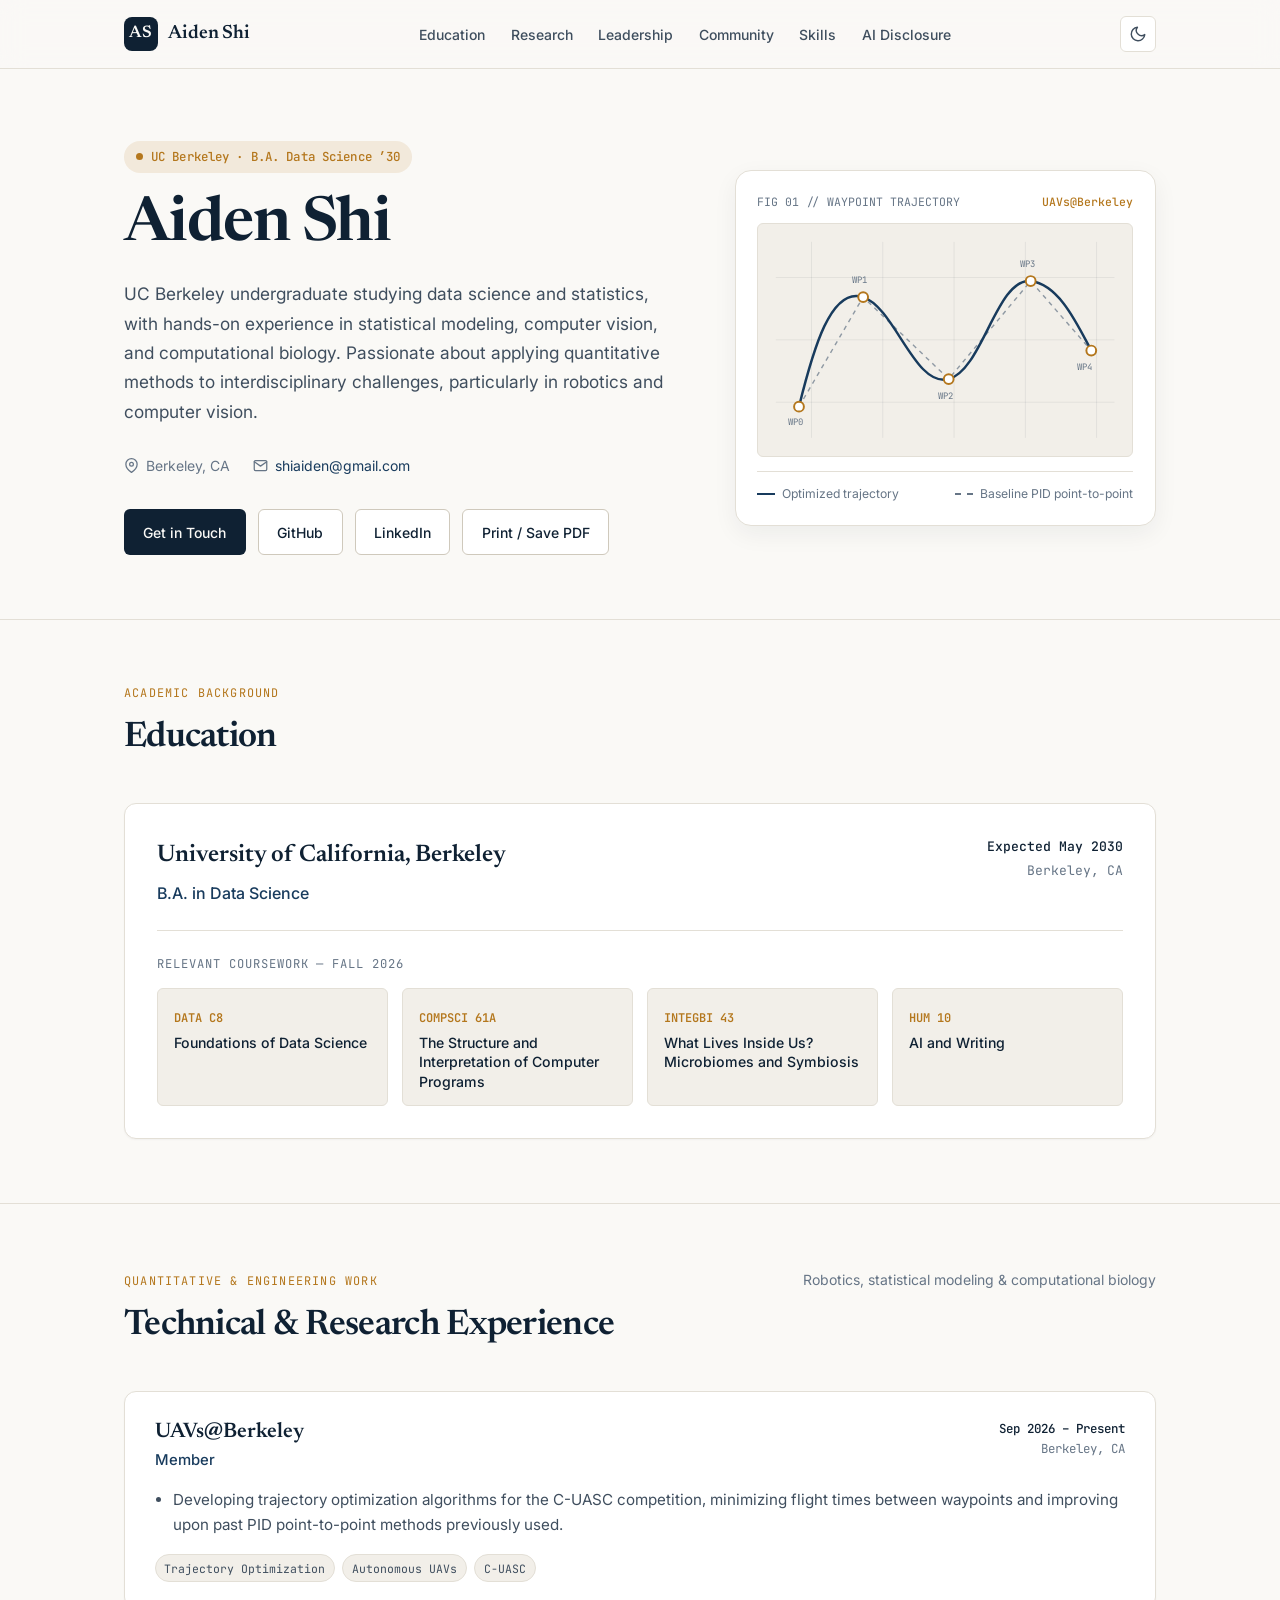
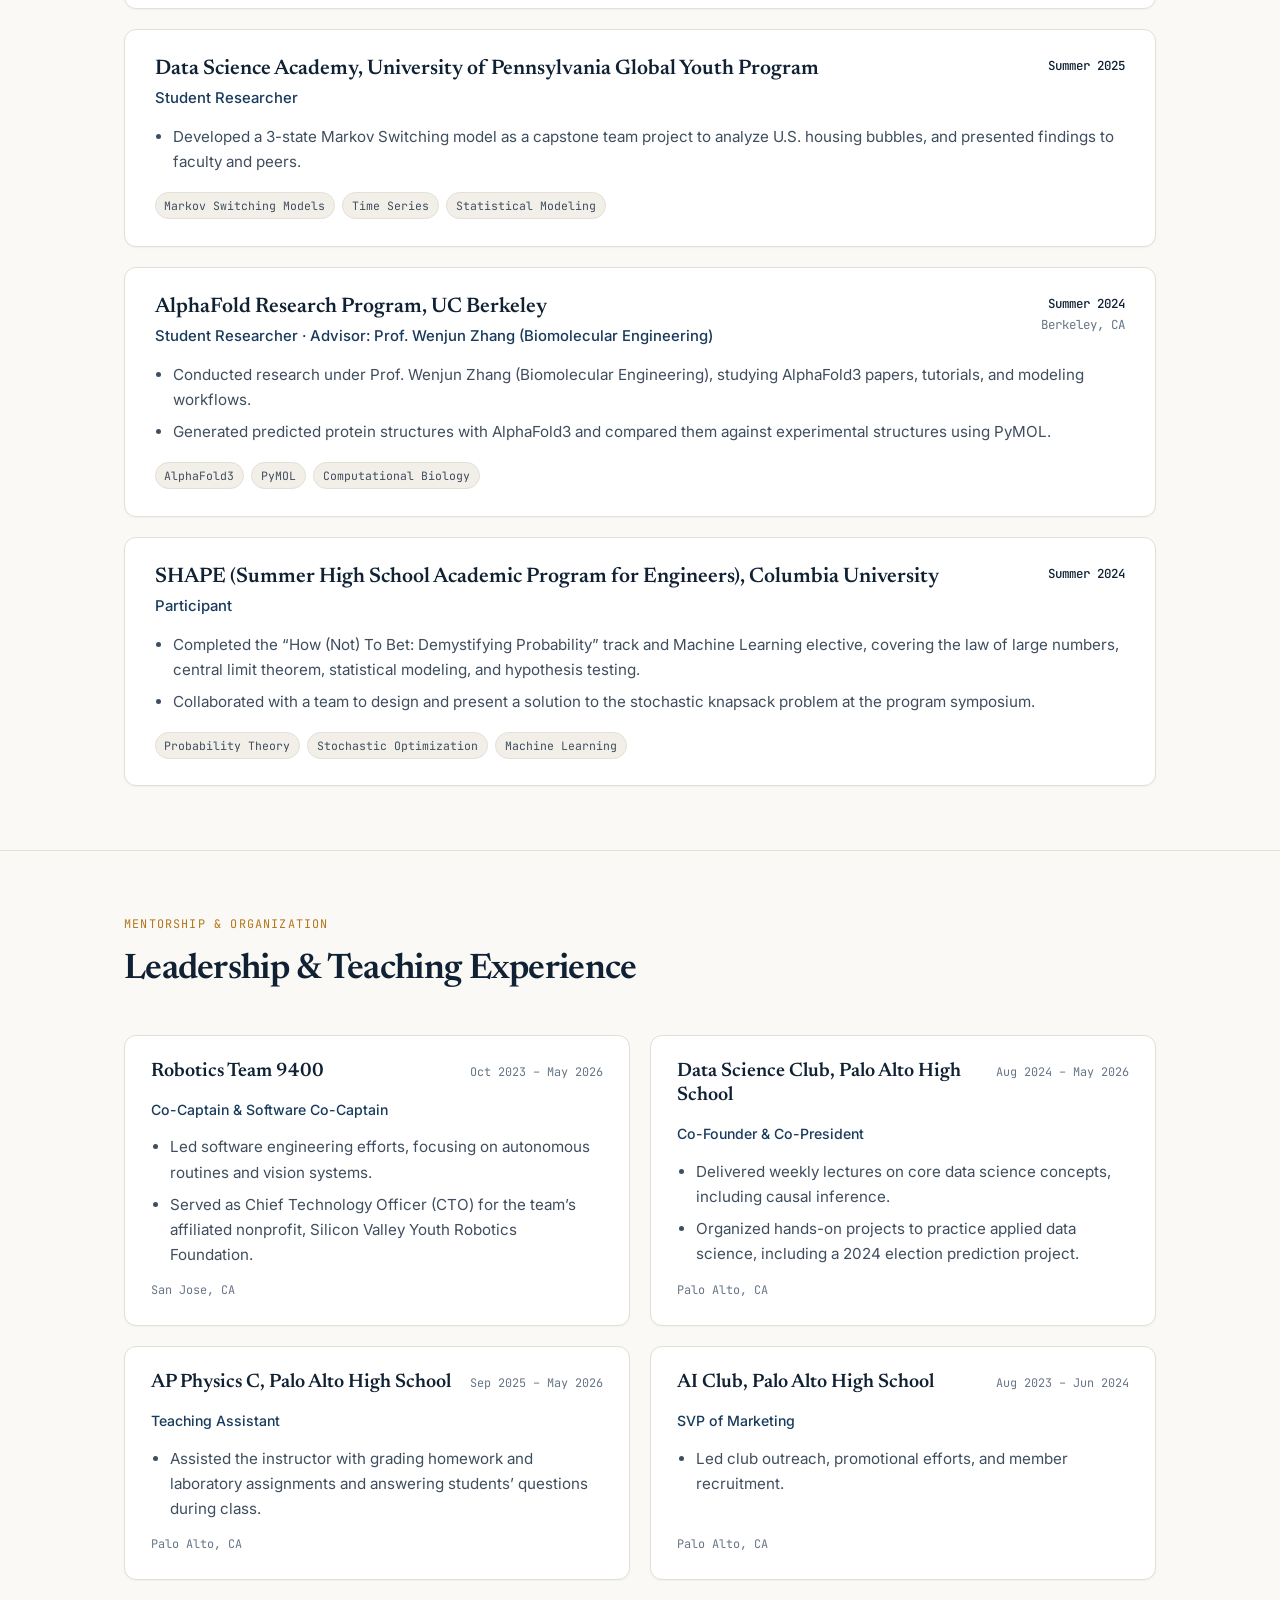
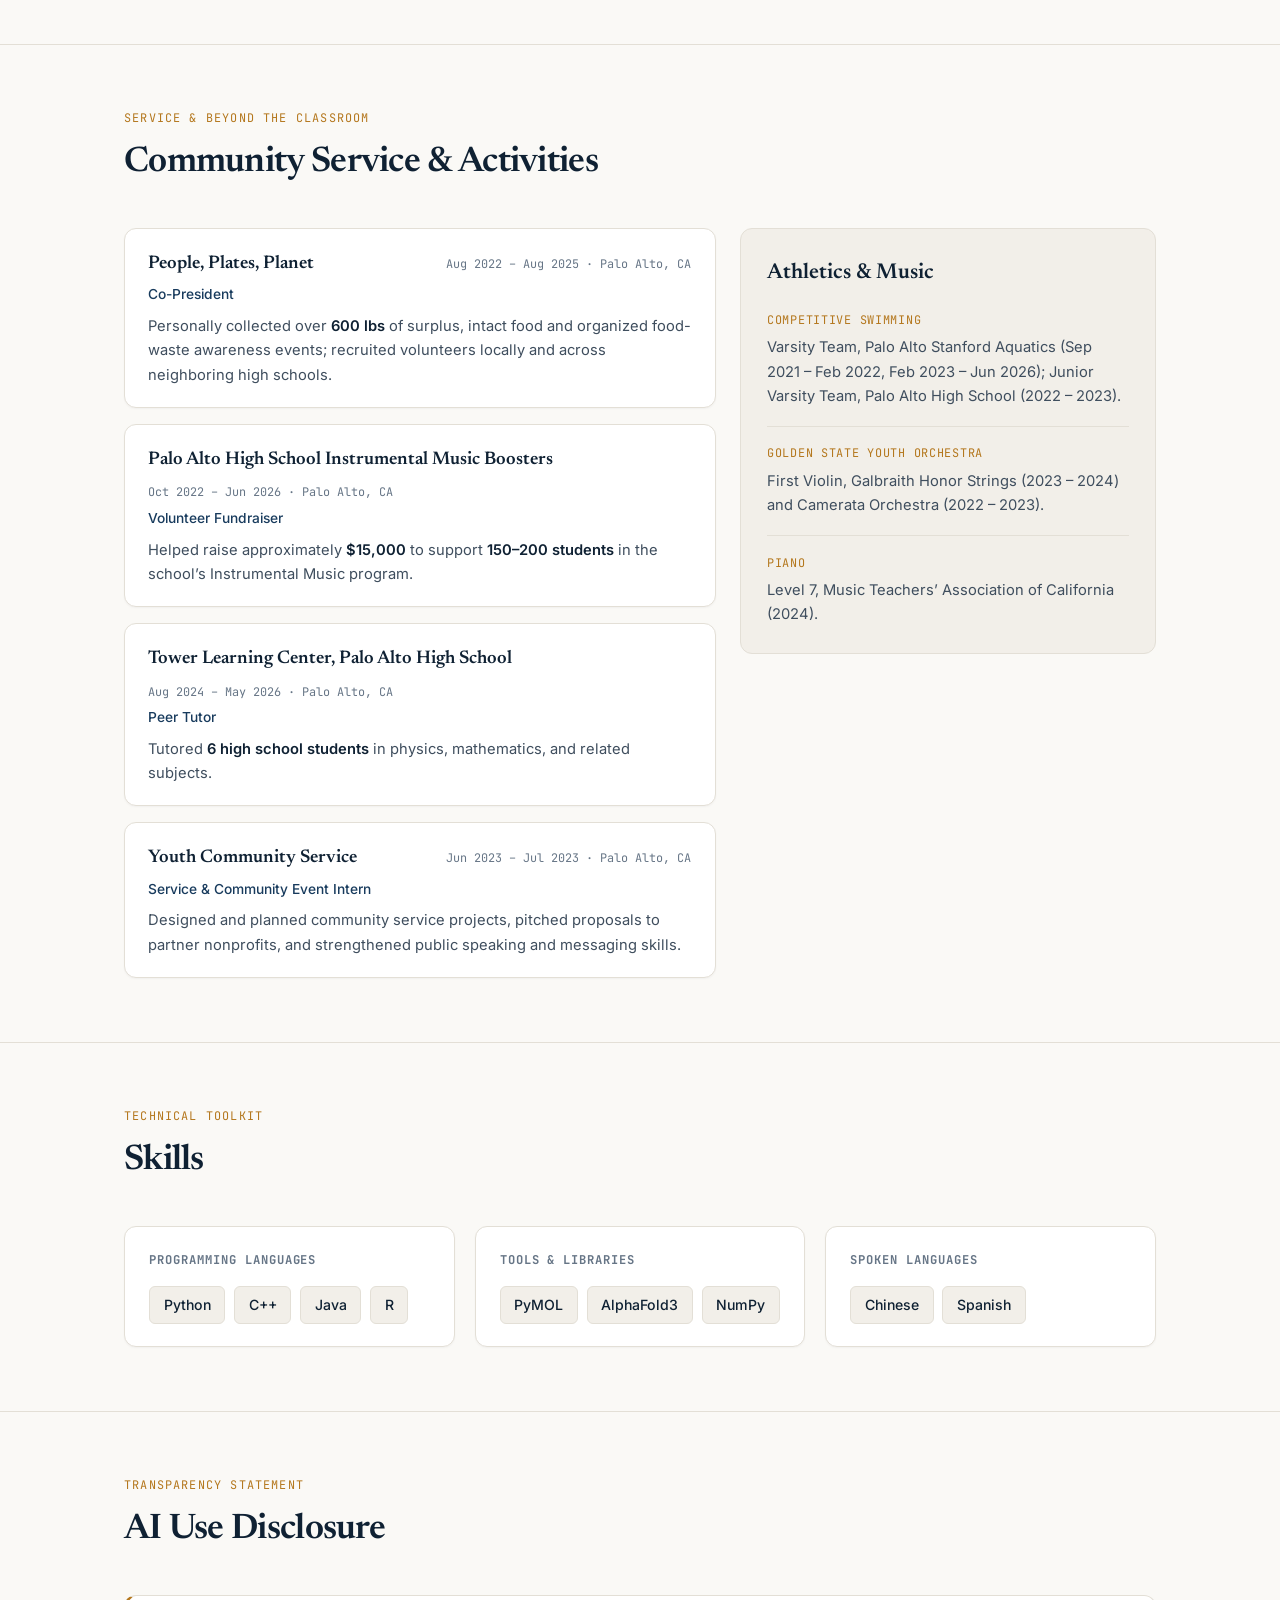
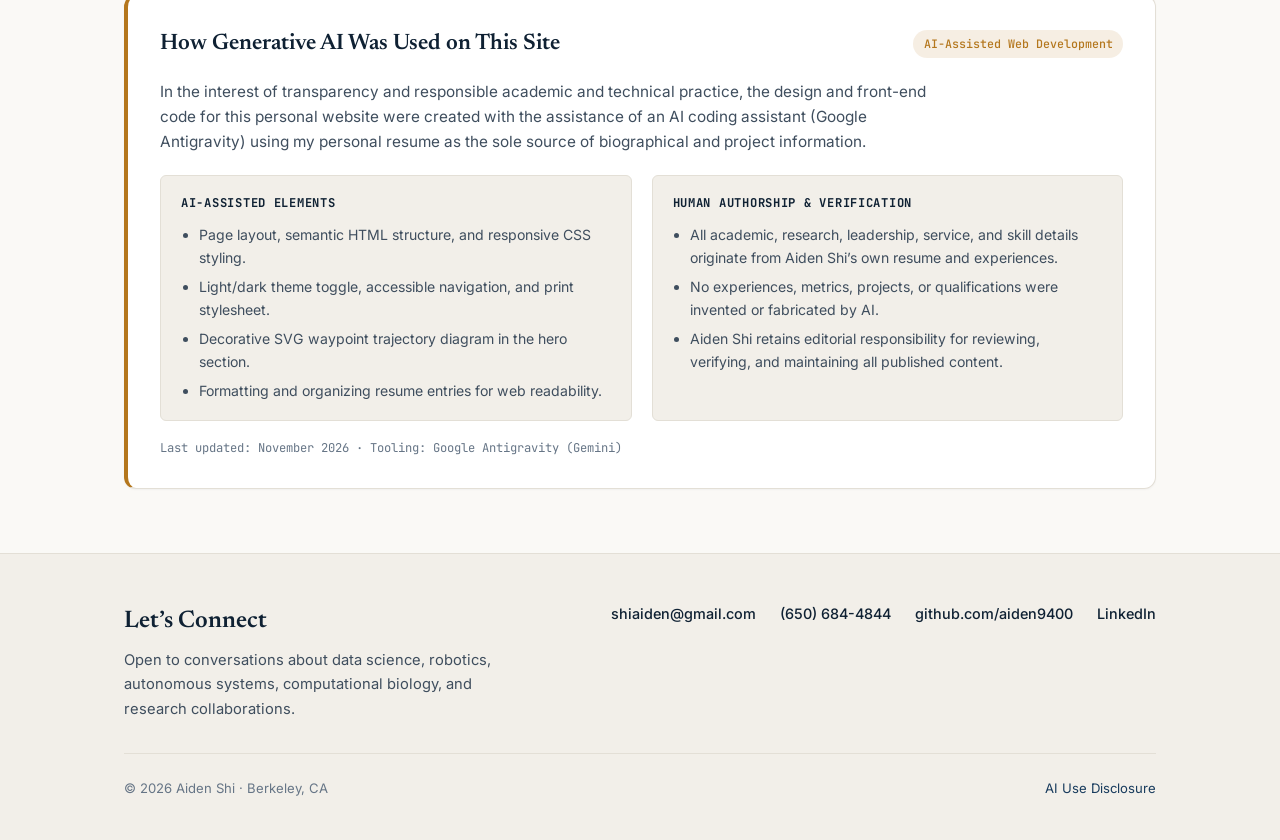
<file: index.html>
<!DOCTYPE html>
<html lang="en">
<head>
  <meta charset="UTF-8" />
  <meta name="viewport" content="width=device-width, initial-scale=1.0" />
  <title>Aiden Shi — Data Science, Robotics &amp; Computational Research</title>
  <meta
    name="description"
    content="Personal portfolio of Aiden Shi, UC Berkeley undergraduate studying Data Science and Statistics with experience in UAV trajectory optimization, statistical modeling, computer vision, and computational biology."
  />

  <!-- Fonts (graceful system fallbacks included in styles.css) -->
  <link rel="preconnect" href="https://fonts.googleapis.com" />
  <link rel="preconnect" href="https://fonts.gstatic.com" crossorigin />
  <link
    href="https://fonts.googleapis.com/css2?family=Inter:wght@400;500;600&family=JetBrains+Mono:wght@400;500;600&family=Newsreader:ital,opsz,wght@0,6..72,500;0,6..72,600;1,6..72,400&display=swap"
    rel="stylesheet"
  />
  <link rel="stylesheet" href="styles.css" />
</head>
<body>
  <a class="skip-link" href="#main-content">Skip to main content</a>

  <!-- Header & Navigation -->
  <header class="site-header">
    <div class="container nav-inner">
      <a href="#top" class="brand" aria-label="Aiden Shi Home">
        <span class="brand-mark" aria-hidden="true">AS</span>
        <span class="brand-name">Aiden Shi</span>
      </a>

      <nav aria-label="Primary Navigation">
        <ul class="nav-links" id="nav-links">
          <li><a href="#education">Education</a></li>
          <li><a href="#research">Research</a></li>
          <li><a href="#leadership">Leadership</a></li>
          <li><a href="#community">Community</a></li>
          <li><a href="#skills">Skills</a></li>
          <li><a href="#ai-disclosure">AI Disclosure</a></li>
        </ul>
      </nav>

      <div class="nav-actions">
        <button
          type="button"
          class="icon-btn"
          id="theme-toggle"
          aria-label="Toggle color theme"
          title="Toggle light/dark mode"
        >
          <svg id="icon-moon" width="18" height="18" viewBox="0 0 24 24" fill="none" stroke="currentColor" stroke-width="1.9" stroke-linecap="round" stroke-linejoin="round" aria-hidden="true">
            <path d="M21 12.79A9 9 0 1 1 11.21 3a7 7 0 0 0 9.79 9.79z"></path>
          </svg>
          <svg id="icon-sun" width="18" height="18" viewBox="0 0 24 24" fill="none" stroke="currentColor" stroke-width="1.9" stroke-linecap="round" stroke-linejoin="round" aria-hidden="true" style="display: none;">
            <circle cx="12" cy="12" r="5"></circle>
            <line x1="12" y1="1" x2="12" y2="3"></line>
            <line x1="12" y1="21" x2="12" y2="23"></line>
            <line x1="4.22" y1="4.22" x2="5.64" y2="5.64"></line>
            <line x1="18.36" y1="18.36" x2="19.78" y2="19.78"></line>
            <line x1="1" y1="12" x2="3" y2="12"></line>
            <line x1="21" y1="12" x2="23" y2="12"></line>
            <line x1="4.22" y1="19.78" x2="5.64" y2="18.36"></line>
            <line x1="18.36" y1="5.64" x2="19.78" y2="4.22"></line>
          </svg>
        </button>

        <button
          type="button"
          class="icon-btn menu-toggle"
          id="menu-toggle"
          aria-label="Toggle navigation menu"
          aria-expanded="false"
          aria-controls="nav-links"
        >
          <svg width="18" height="18" viewBox="0 0 24 24" fill="none" stroke="currentColor" stroke-width="2" stroke-linecap="round" stroke-linejoin="round" aria-hidden="true">
            <line x1="3" y1="6" x2="21" y2="6"></line>
            <line x1="3" y1="12" x2="21" y2="12"></line>
            <line x1="3" y1="18" x2="21" y2="18"></line>
          </svg>
        </button>
      </div>
    </div>
  </header>

  <main id="main-content">
    <!-- Hero Section -->
    <section class="hero" id="top">
      <div class="container hero-grid">
        <div>
          <div class="hero-eyebrow">
            <span class="hero-dot" aria-hidden="true"></span>
            UC Berkeley &middot; B.A. Data Science &rsquo;30
          </div>
          <h1 class="hero-title">Aiden Shi</h1>
          <p class="hero-summary">
            UC Berkeley undergraduate studying data science and statistics, with hands-on
            experience in statistical modeling, computer vision, and computational biology.
            Passionate about applying quantitative methods to interdisciplinary challenges,
            particularly in robotics and computer vision.
          </p>

          <div class="hero-meta">
            <span class="hero-meta-item">
              <svg width="15" height="15" viewBox="0 0 24 24" fill="none" stroke="currentColor" stroke-width="2" stroke-linecap="round" stroke-linejoin="round" aria-hidden="true">
                <path d="M21 10c0 7-9 13-9 13s-9-6-9-13a9 9 0 0 1 18 0z"></path>
                <circle cx="12" cy="10" r="3"></circle>
              </svg>
              Berkeley, CA
            </span>
            <span class="hero-meta-item">
              <svg width="15" height="15" viewBox="0 0 24 24" fill="none" stroke="currentColor" stroke-width="2" stroke-linecap="round" stroke-linejoin="round" aria-hidden="true">
                <path d="M4 4h16c1.1 0 2 .9 2 2v12c0 1.1-.9 2-2 2H4c-1.1 0-2-.9-2-2V6c0-1.1.9-2 2-2z"></path>
                <polyline points="22,6 12,13 2,6"></polyline>
              </svg>
              <a href="mailto:shiaiden@gmail.com">shiaiden@gmail.com</a>
            </span>
          </div>

          <div class="hero-actions">
            <a href="mailto:shiaiden@gmail.com" class="btn btn-primary">Get in Touch</a>
            <a
              href="https://github.com/aiden9400"
              target="_blank"
              rel="noopener noreferrer"
              class="btn btn-secondary"
            >
              GitHub
            </a>
            <a
              href="https://www.linkedin.com/in/aiden-shi-44a15243b/"
              target="_blank"
              rel="noopener noreferrer"
              class="btn btn-secondary"
            >
              LinkedIn
            </a>
            <button type="button" class="btn btn-secondary" onclick="window.print()">
              Print / Save PDF
            </button>
          </div>
        </div>

        <!-- Subtle Thematic Illustration: Waypoint Trajectory Optimization -->
        <aside class="hero-visual" aria-label="Illustration of UAV waypoint trajectory optimization">
          <div class="visual-header">
            <span>FIG 01 // WAYPOINT TRAJECTORY</span>
            <span class="visual-tag">UAVs@Berkeley</span>
          </div>
          <svg
            class="trajectory-svg"
            viewBox="0 0 420 260"
            role="img"
            aria-label="Diagram comparing a smooth minimum-time optimized flight trajectory with a piecewise point-to-point PID path across five waypoints"
          >
            <!-- Subtle Coordinate Grid -->
            <g stroke="currentColor" stroke-opacity="0.08" stroke-width="1">
              <line x1="60" y1="20" x2="60" y2="240" />
              <line x1="140" y1="20" x2="140" y2="240" />
              <line x1="220" y1="20" x2="220" y2="240" />
              <line x1="300" y1="20" x2="300" y2="240" />
              <line x1="380" y1="20" x2="380" y2="240" />
              <line x1="20" y1="60" x2="400" y2="60" />
              <line x1="20" y1="130" x2="400" y2="130" />
              <line x1="20" y1="200" x2="400" y2="200" />
            </g>

            <!-- Legacy Piecewise PID Point-to-Point Path -->
            <polyline
              points="46,205 118,82 214,174 306,64 374,142"
              fill="none"
              stroke="var(--ink-muted)"
              stroke-width="1.6"
              stroke-dasharray="5 5"
              stroke-opacity="0.7"
            />

            <!-- Smooth Optimized Minimum-Time Spline Trajectory -->
            <path
              d="M 46,205 C 62,140 82,70 118,82 C 154,94 176,184 214,174 C 252,164 268,60 306,64 C 338,68 358,112 374,142"
              fill="none"
              stroke="var(--accent)"
              stroke-width="2.75"
              stroke-linecap="round"
            />

            <!-- Waypoints -->
            <g fill="var(--bg-elevated)" stroke="var(--gold)" stroke-width="2.2">
              <circle cx="46" cy="205" r="5.5" />
              <circle cx="118" cy="82" r="5.5" />
              <circle cx="214" cy="174" r="5.5" />
              <circle cx="306" cy="64" r="5.5" />
              <circle cx="374" cy="142" r="5.5" />
            </g>

            <!-- Waypoint Labels -->
            <g
              font-family="JetBrains Mono, monospace"
              font-size="10"
              fill="var(--ink-muted)"
            >
              <text x="34" y="226">WP0</text>
              <text x="106" y="66">WP1</text>
              <text x="202" y="196">WP2</text>
              <text x="294" y="48">WP3</text>
              <text x="358" y="164">WP4</text>
            </g>
          </svg>
          <div class="visual-legend">
            <span class="legend-item">
              <span class="legend-line opt" aria-hidden="true"></span>
              Optimized trajectory
            </span>
            <span class="legend-item">
              <span class="legend-line pid" aria-hidden="true"></span>
              Baseline PID point-to-point
            </span>
          </div>
        </aside>
      </div>
    </section>

    <!-- Education Section -->
    <section class="section" id="education">
      <div class="container">
        <div class="section-header">
          <div>
            <span class="section-kicker">Academic Background</span>
            <h2 class="section-title">Education</h2>
          </div>
        </div>

        <article class="edu-card">
          <div class="edu-top">
            <div>
              <h3 class="edu-school">University of California, Berkeley</h3>
              <p class="edu-degree">B.A. in Data Science</p>
            </div>
            <div class="edu-meta">
              <strong>Expected May 2030</strong>
              <span>Berkeley, CA</span>
            </div>
          </div>

          <p class="coursework-label">Relevant Coursework &mdash; Fall 2026</p>
          <div class="course-grid">
            <div class="course-item">
              <span class="course-code">DATA C8</span>
              <span class="course-name">Foundations of Data Science</span>
            </div>
            <div class="course-item">
              <span class="course-code">COMPSCI 61A</span>
              <span class="course-name">The Structure and Interpretation of Computer Programs</span>
            </div>
            <div class="course-item">
              <span class="course-code">INTEGBI 43</span>
              <span class="course-name">What Lives Inside Us? Microbiomes and Symbiosis</span>
            </div>
            <div class="course-item">
              <span class="course-code">HUM 10</span>
              <span class="course-name">AI and Writing</span>
            </div>
          </div>
        </article>
      </div>
    </section>

    <!-- Technical & Research Experience -->
    <section class="section" id="research">
      <div class="container">
        <div class="section-header">
          <div>
            <span class="section-kicker">Quantitative &amp; Engineering Work</span>
            <h2 class="section-title">Technical &amp; Research Experience</h2>
          </div>
          <p class="section-note">Robotics, statistical modeling &amp; computational biology</p>
        </div>

        <div class="experience-list">
          <article class="exp-card">
            <div class="exp-header">
              <div>
                <h3 class="exp-title">UAVs@Berkeley</h3>
                <p class="exp-role">Member</p>
              </div>
              <div class="exp-meta">
                <span class="exp-date">Sep 2026 &ndash; Present</span>
                <span>Berkeley, CA</span>
              </div>
            </div>
            <ul class="exp-bullets">
              <li>
                Developing trajectory optimization algorithms for the C-UASC competition,
                minimizing flight times between waypoints and improving upon past PID
                point-to-point methods previously used.
              </li>
            </ul>
            <div class="tag-row">
              <span class="tag">Trajectory Optimization</span>
              <span class="tag">Autonomous UAVs</span>
              <span class="tag">C-UASC</span>
            </div>
          </article>

          <article class="exp-card">
            <div class="exp-header">
              <div>
                <h3 class="exp-title">Data Science Academy, University of Pennsylvania Global Youth Program</h3>
                <p class="exp-role">Student Researcher</p>
              </div>
              <div class="exp-meta">
                <span class="exp-date">Summer 2025</span>
              </div>
            </div>
            <ul class="exp-bullets">
              <li>
                Developed a 3-state Markov Switching model as a capstone team project to
                analyze U.S. housing bubbles, and presented findings to faculty and peers.
              </li>
            </ul>
            <div class="tag-row">
              <span class="tag">Markov Switching Models</span>
              <span class="tag">Time Series</span>
              <span class="tag">Statistical Modeling</span>
            </div>
          </article>

          <article class="exp-card">
            <div class="exp-header">
              <div>
                <h3 class="exp-title">AlphaFold Research Program, UC Berkeley</h3>
                <p class="exp-role">Student Researcher &middot; Advisor: Prof. Wenjun Zhang (Biomolecular Engineering)</p>
              </div>
              <div class="exp-meta">
                <span class="exp-date">Summer 2024</span>
                <span>Berkeley, CA</span>
              </div>
            </div>
            <ul class="exp-bullets">
              <li>
                Conducted research under Prof. Wenjun Zhang (Biomolecular Engineering),
                studying AlphaFold3 papers, tutorials, and modeling workflows.
              </li>
              <li>
                Generated predicted protein structures with AlphaFold3 and compared them
                against experimental structures using PyMOL.
              </li>
            </ul>
            <div class="tag-row">
              <span class="tag">AlphaFold3</span>
              <span class="tag">PyMOL</span>
              <span class="tag">Computational Biology</span>
            </div>
          </article>

          <article class="exp-card">
            <div class="exp-header">
              <div>
                <h3 class="exp-title">SHAPE (Summer High School Academic Program for Engineers), Columbia University</h3>
                <p class="exp-role">Participant</p>
              </div>
              <div class="exp-meta">
                <span class="exp-date">Summer 2024</span>
              </div>
            </div>
            <ul class="exp-bullets">
              <li>
                Completed the &ldquo;How (Not) To Bet: Demystifying Probability&rdquo; track
                and Machine Learning elective, covering the law of large numbers, central
                limit theorem, statistical modeling, and hypothesis testing.
              </li>
              <li>
                Collaborated with a team to design and present a solution to the stochastic
                knapsack problem at the program symposium.
              </li>
            </ul>
            <div class="tag-row">
              <span class="tag">Probability Theory</span>
              <span class="tag">Stochastic Optimization</span>
              <span class="tag">Machine Learning</span>
            </div>
          </article>
        </div>
      </div>
    </section>

    <!-- Leadership & Teaching Experience -->
    <section class="section" id="leadership">
      <div class="container">
        <div class="section-header">
          <div>
            <span class="section-kicker">Mentorship &amp; Organization</span>
            <h2 class="section-title">Leadership &amp; Teaching Experience</h2>
          </div>
        </div>

        <div class="cards-grid">
          <article class="grid-card">
            <div class="grid-card-top">
              <h3 class="grid-card-title">Robotics Team 9400</h3>
              <span class="grid-card-date">Oct 2023 &ndash; May 2026</span>
            </div>
            <p class="grid-card-sub">Co-Captain &amp; Software Co-Captain</p>
            <ul class="exp-bullets">
              <li>
                Led software engineering efforts, focusing on autonomous routines and
                vision systems.
              </li>
              <li>
                Served as Chief Technology Officer (CTO) for the team&rsquo;s affiliated
                nonprofit, Silicon Valley Youth Robotics Foundation.
              </li>
            </ul>
            <span class="grid-card-location">San Jose, CA</span>
          </article>

          <article class="grid-card">
            <div class="grid-card-top">
              <h3 class="grid-card-title">Data Science Club, Palo Alto High School</h3>
              <span class="grid-card-date">Aug 2024 &ndash; May 2026</span>
            </div>
            <p class="grid-card-sub">Co-Founder &amp; Co-President</p>
            <ul class="exp-bullets">
              <li>
                Delivered weekly lectures on core data science concepts, including causal
                inference.
              </li>
              <li>
                Organized hands-on projects to practice applied data science, including a
                2024 election prediction project.
              </li>
            </ul>
            <span class="grid-card-location">Palo Alto, CA</span>
          </article>

          <article class="grid-card">
            <div class="grid-card-top">
              <h3 class="grid-card-title">AP Physics C, Palo Alto High School</h3>
              <span class="grid-card-date">Sep 2025 &ndash; May 2026</span>
            </div>
            <p class="grid-card-sub">Teaching Assistant</p>
            <ul class="exp-bullets">
              <li>
                Assisted the instructor with grading homework and laboratory assignments
                and answering students&rsquo; questions during class.
              </li>
            </ul>
            <span class="grid-card-location">Palo Alto, CA</span>
          </article>

          <article class="grid-card">
            <div class="grid-card-top">
              <h3 class="grid-card-title">AI Club, Palo Alto High School</h3>
              <span class="grid-card-date">Aug 2023 &ndash; Jun 2024</span>
            </div>
            <p class="grid-card-sub">SVP of Marketing</p>
            <ul class="exp-bullets">
              <li>
                Led club outreach, promotional efforts, and member recruitment.
              </li>
            </ul>
            <span class="grid-card-location">Palo Alto, CA</span>
          </article>
        </div>
      </div>
    </section>

    <!-- Community Service, Athletics & Music -->
    <section class="section" id="community">
      <div class="container">
        <div class="section-header">
          <div>
            <span class="section-kicker">Service &amp; Beyond the Classroom</span>
            <h2 class="section-title">Community Service &amp; Activities</h2>
          </div>
        </div>

        <div class="community-layout">
          <div class="service-list">
            <article class="service-item">
              <div class="service-top">
                <h3 class="service-org">People, Plates, Planet</h3>
                <span class="service-date">Aug 2022 &ndash; Aug 2025 &middot; Palo Alto, CA</span>
              </div>
              <p class="service-role">Co-President</p>
              <p class="service-desc">
                Personally collected over <span class="highlight-stat">600 lbs</span> of
                surplus, intact food and organized food-waste awareness events; recruited
                volunteers locally and across neighboring high schools.
              </p>
            </article>

            <article class="service-item">
              <div class="service-top">
                <h3 class="service-org">Palo Alto High School Instrumental Music Boosters</h3>
                <span class="service-date">Oct 2022 &ndash; Jun 2026 &middot; Palo Alto, CA</span>
              </div>
              <p class="service-role">Volunteer Fundraiser</p>
              <p class="service-desc">
                Helped raise approximately <span class="highlight-stat">$15,000</span> to
                support <span class="highlight-stat">150&ndash;200 students</span> in the
                school&rsquo;s Instrumental Music program.
              </p>
            </article>

            <article class="service-item">
              <div class="service-top">
                <h3 class="service-org">Tower Learning Center, Palo Alto High School</h3>
                <span class="service-date">Aug 2024 &ndash; May 2026 &middot; Palo Alto, CA</span>
              </div>
              <p class="service-role">Peer Tutor</p>
              <p class="service-desc">
                Tutored <span class="highlight-stat">6 high school students</span> in
                physics, mathematics, and related subjects.
              </p>
            </article>

            <article class="service-item">
              <div class="service-top">
                <h3 class="service-org">Youth Community Service</h3>
                <span class="service-date">Jun 2023 &ndash; Jul 2023 &middot; Palo Alto, CA</span>
              </div>
              <p class="service-role">Service &amp; Community Event Intern</p>
              <p class="service-desc">
                Designed and planned community service projects, pitched proposals to
                partner nonprofits, and strengthened public speaking and messaging skills.
              </p>
            </article>
          </div>

          <aside class="beyond-card" aria-label="Athletics and Music">
            <h3 class="beyond-title">Athletics &amp; Music</h3>

            <div class="beyond-item">
              <p class="beyond-label">Competitive Swimming</p>
              <p class="beyond-text">
                Varsity Team, Palo Alto Stanford Aquatics (Sep 2021 &ndash; Feb 2022,
                Feb 2023 &ndash; Jun 2026); Junior Varsity Team, Palo Alto High School
                (2022 &ndash; 2023).
              </p>
            </div>

            <div class="beyond-item">
              <p class="beyond-label">Golden State Youth Orchestra</p>
              <p class="beyond-text">
                First Violin, Galbraith Honor Strings (2023 &ndash; 2024) and Camerata
                Orchestra (2022 &ndash; 2023).
              </p>
            </div>

            <div class="beyond-item">
              <p class="beyond-label">Piano</p>
              <p class="beyond-text">
                Level 7, Music Teachers&rsquo; Association of California (2024).
              </p>
            </div>
          </aside>
        </div>
      </div>
    </section>

    <!-- Skills Section -->
    <section class="section" id="skills">
      <div class="container">
        <div class="section-header">
          <div>
            <span class="section-kicker">Technical Toolkit</span>
            <h2 class="section-title">Skills</h2>
          </div>
        </div>

        <div class="skills-grid">
          <div class="skill-group">
            <h3 class="skill-group-title">Programming Languages</h3>
            <div class="skill-pills">
              <span class="skill-pill">Python</span>
              <span class="skill-pill">C++</span>
              <span class="skill-pill">Java</span>
              <span class="skill-pill">R</span>
            </div>
          </div>

          <div class="skill-group">
            <h3 class="skill-group-title">Tools &amp; Libraries</h3>
            <div class="skill-pills">
              <span class="skill-pill">PyMOL</span>
              <span class="skill-pill">AlphaFold3</span>
              <span class="skill-pill">NumPy</span>
            </div>
          </div>

          <div class="skill-group">
            <h3 class="skill-group-title">Spoken Languages</h3>
            <div class="skill-pills">
              <span class="skill-pill">Chinese</span>
              <span class="skill-pill">Spanish</span>
            </div>
          </div>
        </div>
      </div>
    </section>

    <!-- AI Use Disclosure Section -->
    <section class="section" id="ai-disclosure">
      <div class="container">
        <div class="section-header">
          <div>
            <span class="section-kicker">Transparency Statement</span>
            <h2 class="section-title">AI Use Disclosure</h2>
          </div>
        </div>

        <article class="disclosure-card">
          <div class="disclosure-header">
            <h3 class="disclosure-title">How Generative AI Was Used on This Site</h3>
            <span class="disclosure-badge">AI-Assisted Web Development</span>
          </div>

          <p class="disclosure-lead">
            In the interest of transparency and responsible academic and technical practice,
            the design and front-end code for this personal website were created with the
            assistance of an AI coding assistant (Google Antigravity) using my personal
            resume as the sole source of biographical and project information.
          </p>

          <div class="disclosure-columns">
            <div class="disclosure-box">
              <h3>AI-Assisted Elements</h3>
              <ul>
                <li>Page layout, semantic HTML structure, and responsive CSS styling.</li>
                <li>Light/dark theme toggle, accessible navigation, and print stylesheet.</li>
                <li>Decorative SVG waypoint trajectory diagram in the hero section.</li>
                <li>Formatting and organizing resume entries for web readability.</li>
              </ul>
            </div>

            <div class="disclosure-box">
              <h3>Human Authorship &amp; Verification</h3>
              <ul>
                <li>All academic, research, leadership, service, and skill details originate from Aiden Shi&rsquo;s own resume and experiences.</li>
                <li>No experiences, metrics, projects, or qualifications were invented or fabricated by AI.</li>
                <li>Aiden Shi retains editorial responsibility for reviewing, verifying, and maintaining all published content.</li>
              </ul>
            </div>
          </div>

          <p class="disclosure-footnote">
            Last updated: November 2026 &middot; Tooling: Google Antigravity (Gemini)
          </p>
        </article>
      </div>
    </section>
  </main>

  <!-- Footer & Contact -->
  <footer class="site-footer" id="contact">
    <div class="container">
      <div class="footer-grid">
        <div>
          <h2 class="footer-heading">Let&rsquo;s Connect</h2>
          <p class="footer-sub">
            Open to conversations about data science, robotics, autonomous systems,
            computational biology, and research collaborations.
          </p>
        </div>

        <ul class="contact-links">
          <li>
            <a href="mailto:shiaiden@gmail.com">shiaiden@gmail.com</a>
          </li>
          <li>
            <a href="tel:+16506844844">(650) 684-4844</a>
          </li>
          <li>
            <a href="https://github.com/aiden9400" target="_blank" rel="noopener noreferrer">
              github.com/aiden9400
            </a>
          </li>
          <li>
            <a
              href="https://www.linkedin.com/in/aiden-shi-44a15243b/"
              target="_blank"
              rel="noopener noreferrer"
            >
              LinkedIn
            </a>
          </li>
        </ul>
      </div>

      <div class="footer-bottom">
        <span>&copy; 2026 Aiden Shi &middot; Berkeley, CA</span>
        <a href="#ai-disclosure">AI Use Disclosure</a>
      </div>
    </div>
  </footer>

  <script>
    (function () {
      const root = document.documentElement;
      const themeToggle = document.getElementById("theme-toggle");
      const iconMoon = document.getElementById("icon-moon");
      const iconSun = document.getElementById("icon-sun");

      function applyTheme(theme) {
        if (theme === "dark") {
          root.setAttribute("data-theme", "dark");
          iconMoon.style.display = "none";
          iconSun.style.display = "block";
        } else {
          root.removeAttribute("data-theme");
          iconMoon.style.display = "block";
          iconSun.style.display = "none";
        }
      }

      const savedTheme = localStorage.getItem("theme");
      if (savedTheme) {
        applyTheme(savedTheme);
      } else if (window.matchMedia && window.matchMedia("(prefers-color-scheme: dark)").matches) {
        applyTheme("dark");
      }

      themeToggle.addEventListener("click", function () {
        const isDark = root.getAttribute("data-theme") === "dark";
        const nextTheme = isDark ? "light" : "dark";
        applyTheme(nextTheme);
        localStorage.setItem("theme", nextTheme);
      });

      // Mobile navigation toggle
      const menuToggle = document.getElementById("menu-toggle");
      const navLinks = document.getElementById("nav-links");

      menuToggle.addEventListener("click", function () {
        const isOpen = navLinks.classList.toggle("open");
        menuToggle.setAttribute("aria-expanded", String(isOpen));
      });

      navLinks.querySelectorAll("a").forEach(function (link) {
        link.addEventListener("click", function () {
          navLinks.classList.remove("open");
          menuToggle.setAttribute("aria-expanded", "false");
        });
      });

      // Highlight active navigation link on scroll
      const sections = document.querySelectorAll("main section[id]");
      const navAnchors = document.querySelectorAll(".nav-links a");

      if ("IntersectionObserver" in window) {
        const observer = new IntersectionObserver(
          function (entries) {
            entries.forEach(function (entry) {
              if (entry.isIntersecting) {
                const id = entry.target.getAttribute("id");
                navAnchors.forEach(function (a) {
                  a.classList.toggle("active", a.getAttribute("href") === "#" + id);
                });
              }
            });
          },
          { rootMargin: "-35% 0px -55% 0px" }
        );

        sections.forEach(function (sec) {
          observer.observe(sec);
        });
      }
    })();
  </script>
</body>
</html>
</file>
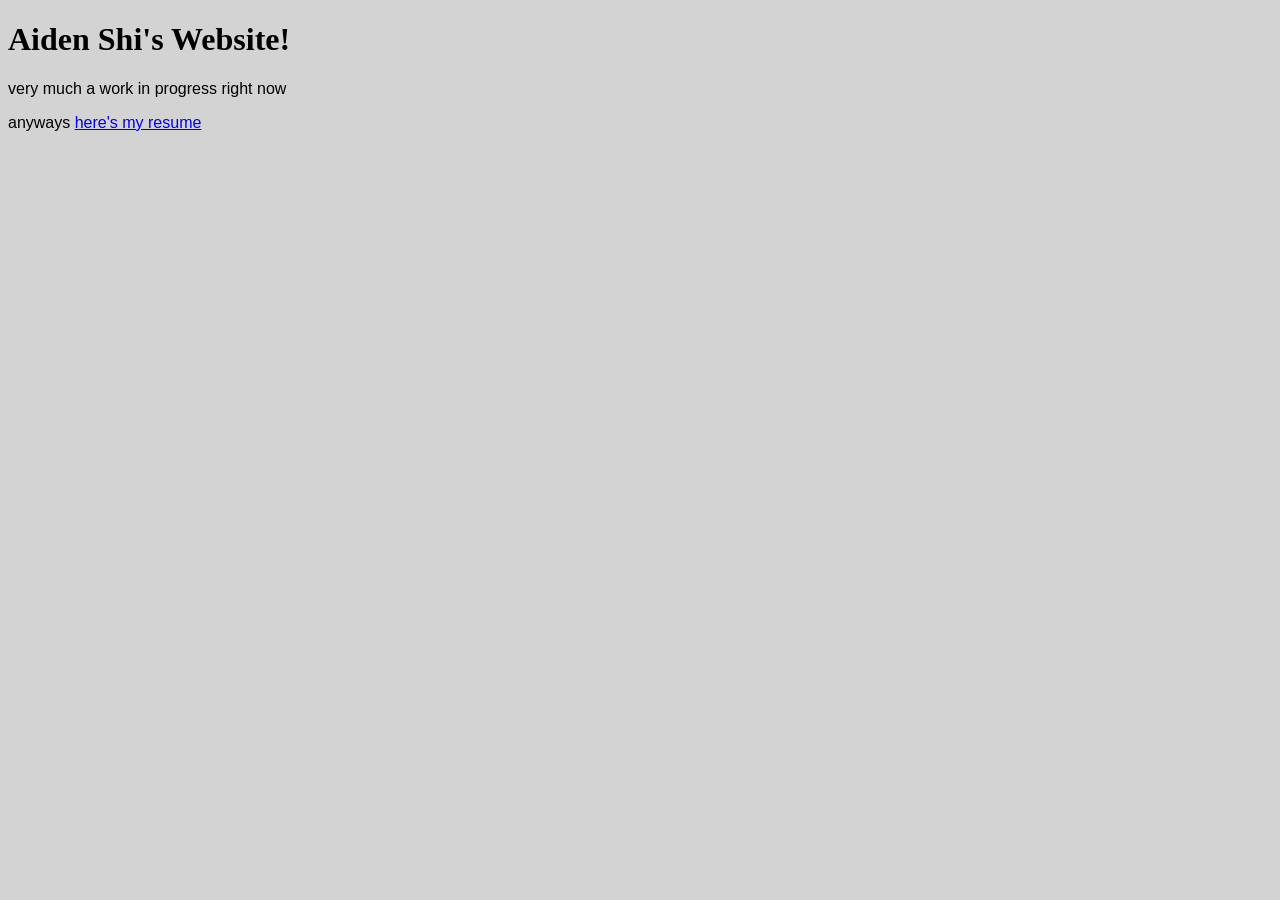
<file: oldindex.html>
<!dOcTyPe hTmL> 
<!--fun fact did you know that the above line is not case sensitive -->

<link rel = "stylesheet" href = "test.css">

<html>

    <h1> Aiden Shi's Website!</h1>

    <body>

        <p>very much a work in progress right now</p>
        <p>anyways <a href = "https://docs.google.com/document/d/1kIB2Y7bKBNDJC7BrVDgR4yMWbTTahSDC/">here's my resume</a></p>

    </body>
</html>
</file>
<file: styles.css>
/* ==========================================================================
   Aiden Shi — Personal Portfolio Stylesheet
   Editorial Academic Design · Warm Paper + Berkeley Navy + Subtle Gold
   ========================================================================== */

:root {
  /* Light Theme Palette */
  --bg: #faf9f6;
  --bg-elevated: #ffffff;
  --bg-subtle: #f2efe9;
  --bg-badge: #ebe7de;
  --ink: #0f2133;
  --ink-secondary: #3f4e5e;
  --ink-muted: #667586;
  --accent: #183b5d;
  --accent-hover: #0e263f;
  --gold: #b4771d;
  --gold-soft: rgba(180, 119, 29, 0.12);
  --border: #e3dfd6;
  --border-strong: #cfc9bc;
  --shadow-sm: 0 1px 2px rgba(15, 33, 51, 0.04);
  --shadow-md: 0 8px 24px rgba(15, 33, 51, 0.06);
  --nav-bg: rgba(250, 249, 246, 0.86);

  /* Typography */
  --font-serif: "Newsreader", Georgia, "Times New Roman", serif;
  --font-sans: "Inter", -apple-system, BlinkMacSystemFont, "Segoe UI", Roboto, sans-serif;
  --font-mono: "JetBrains Mono", ui-monospace, SFMono-Regular, Menlo, Consolas, monospace;

  /* Spacing & Layout */
  --container-max: 1080px;
  --radius-sm: 6px;
  --radius-md: 12px;
  --radius-lg: 16px;
  --transition: 0.2s cubic-bezier(0.22, 1, 0.36, 1);
}

[data-theme="dark"] {
  --bg: #0c141d;
  --bg-elevated: #121d2a;
  --bg-subtle: #162332;
  --bg-badge: #1d2d40;
  --ink: #eef2f6;
  --ink-secondary: #b9c5d3;
  --ink-muted: #8494a7;
  --accent: #7fb2e5;
  --accent-hover: #a5ccf2;
  --gold: #e0a94c;
  --gold-soft: rgba(224, 169, 76, 0.14);
  --border: #223347;
  --border-strong: #324861;
  --shadow-sm: 0 1px 2px rgba(0, 0, 0, 0.25);
  --shadow-md: 0 10px 28px rgba(0, 0, 0, 0.35);
  --nav-bg: rgba(12, 20, 29, 0.86);
}

/* Reset & Base */
*,
*::before,
*::after {
  box-sizing: border-box;
}

html {
  scroll-behavior: smooth;
  font-size: 16px;
  -webkit-font-smoothing: antialiased;
  -moz-osx-font-smoothing: grayscale;
}

body {
  margin: 0;
  background-color: var(--bg);
  color: var(--ink);
  font-family: var(--font-sans);
  line-height: 1.65;
  transition: background-color 0.25s ease, color 0.25s ease;
}

img,
svg {
  display: block;
  max-width: 100%;
}

a {
  color: var(--accent);
  text-decoration: none;
  transition: color var(--transition);
}

a:hover {
  color: var(--accent-hover);
}

:focus-visible {
  outline: 2px solid var(--gold);
  outline-offset: 3px;
  border-radius: 4px;
}

/* Skip Link */
.skip-link {
  position: absolute;
  top: -100px;
  left: 1rem;
  background: var(--ink);
  color: var(--bg);
  padding: 0.6rem 1rem;
  border-radius: var(--radius-sm);
  font-size: 0.875rem;
  font-weight: 500;
  z-index: 1000;
}

.skip-link:focus {
  top: 1rem;
}

/* Container */
.container {
  width: 100%;
  max-width: var(--container-max);
  margin: 0 auto;
  padding: 0 1.5rem;
}

/* ==========================================================================
   Navigation
   ========================================================================== */
.site-header {
  position: sticky;
  top: 0;
  z-index: 100;
  background: var(--nav-bg);
  backdrop-filter: blur(12px);
  -webkit-backdrop-filter: blur(12px);
  border-bottom: 1px solid var(--border);
}

.nav-inner {
  display: flex;
  align-items: center;
  justify-content: space-between;
  height: 68px;
  gap: 1rem;
}

.brand {
  display: inline-flex;
  align-items: center;
  gap: 0.65rem;
  color: var(--ink);
  font-weight: 600;
  letter-spacing: -0.01em;
}

.brand:hover {
  color: var(--ink);
}

.brand-mark {
  display: inline-flex;
  align-items: center;
  justify-content: center;
  width: 34px;
  height: 34px;
  border-radius: 8px;
  background: var(--ink);
  color: var(--bg);
  font-family: var(--font-serif);
  font-size: 1.05rem;
  font-weight: 600;
  letter-spacing: 0.02em;
}

.brand-name {
  font-family: var(--font-serif);
  font-size: 1.2rem;
  font-weight: 600;
}

.nav-links {
  display: flex;
  align-items: center;
  gap: 1.6rem;
  list-style: none;
  margin: 0;
  padding: 0;
}

.nav-links a {
  font-size: 0.875rem;
  font-weight: 500;
  color: var(--ink-secondary);
  position: relative;
  padding: 0.25rem 0;
}

.nav-links a::after {
  content: "";
  position: absolute;
  left: 0;
  bottom: -2px;
  width: 0;
  height: 1.5px;
  background: var(--gold);
  transition: width var(--transition);
}

.nav-links a:hover,
.nav-links a.active {
  color: var(--ink);
}

.nav-links a:hover::after,
.nav-links a.active::after {
  width: 100%;
}

.nav-actions {
  display: flex;
  align-items: center;
  gap: 0.5rem;
}

.icon-btn {
  display: inline-flex;
  align-items: center;
  justify-content: center;
  width: 36px;
  height: 36px;
  border-radius: var(--radius-sm);
  border: 1px solid var(--border);
  background: var(--bg-elevated);
  color: var(--ink-secondary);
  cursor: pointer;
  transition: border-color var(--transition), color var(--transition), background-color var(--transition);
}

.icon-btn:hover {
  border-color: var(--border-strong);
  color: var(--ink);
}

.menu-toggle {
  display: none;
}

/* ==========================================================================
   Hero Section
   ========================================================================== */
.hero {
  padding: 4.5rem 0 4rem;
  border-bottom: 1px solid var(--border);
}

.hero-grid {
  display: grid;
  grid-template-columns: 1.25fr 0.95fr;
  gap: 3.5rem;
  align-items: center;
}

.hero-eyebrow {
  display: inline-flex;
  align-items: center;
  gap: 0.5rem;
  font-family: var(--font-mono);
  font-size: 0.78rem;
  font-weight: 500;
  color: var(--gold);
  background: var(--gold-soft);
  padding: 0.35rem 0.75rem;
  border-radius: 999px;
  margin-bottom: 1.25rem;
  letter-spacing: 0.01em;
}

.hero-dot {
  width: 7px;
  height: 7px;
  border-radius: 50%;
  background: var(--gold);
}

.hero-title {
  font-family: var(--font-serif);
  font-size: clamp(2.6rem, 5vw, 3.85rem);
  font-weight: 600;
  line-height: 1.08;
  letter-spacing: -0.025em;
  margin: 0 0 1.25rem;
  color: var(--ink);
}

.hero-summary {
  font-size: 1.08rem;
  line-height: 1.7;
  color: var(--ink-secondary);
  margin: 0 0 1.75rem;
  max-width: 58ch;
}

.hero-meta {
  display: flex;
  flex-wrap: wrap;
  gap: 0.6rem 1.4rem;
  margin-bottom: 2rem;
  font-size: 0.875rem;
  color: var(--ink-muted);
}

.hero-meta-item {
  display: inline-flex;
  align-items: center;
  gap: 0.45rem;
}

.hero-actions {
  display: flex;
  flex-wrap: wrap;
  gap: 0.75rem;
}

.btn {
  display: inline-flex;
  align-items: center;
  gap: 0.5rem;
  padding: 0.65rem 1.15rem;
  border-radius: var(--radius-sm);
  font-size: 0.875rem;
  font-weight: 500;
  cursor: pointer;
  border: 1px solid transparent;
  transition: all var(--transition);
  font-family: var(--font-sans);
}

.btn-primary {
  background: var(--ink);
  color: var(--bg);
}

.btn-primary:hover {
  background: var(--accent);
  color: #ffffff;
  transform: translateY(-1px);
}

[data-theme="dark"] .btn-primary {
  background: var(--accent);
  color: #09131e;
}

[data-theme="dark"] .btn-primary:hover {
  background: var(--accent-hover);
  color: #09131e;
}

.btn-secondary {
  background: var(--bg-elevated);
  color: var(--ink);
  border-color: var(--border-strong);
}

.btn-secondary:hover {
  border-color: var(--ink);
  color: var(--ink);
  transform: translateY(-1px);
}

/* Hero Visual Card (Trajectory Optimization Diagram) */
.hero-visual {
  background: var(--bg-elevated);
  border: 1px solid var(--border);
  border-radius: var(--radius-lg);
  padding: 1.35rem;
  box-shadow: var(--shadow-md);
}

.visual-header {
  display: flex;
  justify-content: space-between;
  align-items: center;
  margin-bottom: 0.75rem;
  font-family: var(--font-mono);
  font-size: 0.72rem;
  color: var(--ink-muted);
}

.visual-tag {
  color: var(--gold);
  font-weight: 500;
}

.trajectory-svg {
  width: 100%;
  height: auto;
  border-radius: var(--radius-sm);
  background: var(--bg-subtle);
  border: 1px solid var(--border);
}

.visual-legend {
  display: flex;
  flex-wrap: wrap;
  justify-content: space-between;
  gap: 0.75rem;
  margin-top: 0.85rem;
  padding-top: 0.75rem;
  border-top: 1px solid var(--border);
  font-size: 0.76rem;
  color: var(--ink-muted);
}

.legend-item {
  display: inline-flex;
  align-items: center;
  gap: 0.45rem;
}

.legend-line {
  width: 18px;
  height: 2px;
  display: inline-block;
}

.legend-line.opt {
  background: var(--accent);
}

.legend-line.pid {
  border-top: 2px dashed var(--ink-muted);
  height: 0;
}

/* ==========================================================================
   Section Layout
   ========================================================================== */
.section {
  padding: 4rem 0;
  border-bottom: 1px solid var(--border);
}

.section:last-of-type {
  border-bottom: none;
}

.section-header {
  display: flex;
  align-items: baseline;
  justify-content: space-between;
  flex-wrap: wrap;
  gap: 0.75rem;
  margin-bottom: 2.25rem;
}

.section-kicker {
  display: block;
  font-family: var(--font-mono);
  font-size: 0.74rem;
  text-transform: uppercase;
  letter-spacing: 0.1em;
  color: var(--gold);
  margin-bottom: 0.35rem;
}

.section-title {
  font-family: var(--font-serif);
  font-size: clamp(1.75rem, 3vw, 2.2rem);
  font-weight: 600;
  letter-spacing: -0.02em;
  margin: 0;
  color: var(--ink);
}

.section-note {
  font-size: 0.875rem;
  color: var(--ink-muted);
  margin: 0;
}

/* ==========================================================================
   Education
   ========================================================================== */
.edu-card {
  background: var(--bg-elevated);
  border: 1px solid var(--border);
  border-radius: var(--radius-md);
  padding: 2rem;
  box-shadow: var(--shadow-sm);
}

.edu-top {
  display: flex;
  justify-content: space-between;
  align-items: flex-start;
  flex-wrap: wrap;
  gap: 1rem;
  padding-bottom: 1.5rem;
  border-bottom: 1px solid var(--border);
}

.edu-school {
  font-family: var(--font-serif);
  font-size: 1.5rem;
  font-weight: 600;
  margin: 0 0 0.25rem;
  color: var(--ink);
}

.edu-degree {
  font-size: 1rem;
  font-weight: 500;
  color: var(--accent);
  margin: 0;
}

.edu-meta {
  text-align: right;
  font-family: var(--font-mono);
  font-size: 0.82rem;
  color: var(--ink-muted);
}

.edu-meta strong {
  display: block;
  color: var(--ink);
  font-weight: 500;
  margin-bottom: 0.15rem;
}

.coursework-label {
  font-family: var(--font-mono);
  font-size: 0.76rem;
  text-transform: uppercase;
  letter-spacing: 0.08em;
  color: var(--ink-muted);
  margin: 1.4rem 0 0.9rem;
}

.course-grid {
  display: grid;
  grid-template-columns: repeat(auto-fit, minmax(220px, 1fr));
  gap: 0.85rem;
}

.course-item {
  background: var(--bg-subtle);
  border: 1px solid var(--border);
  border-radius: var(--radius-sm);
  padding: 0.85rem 1rem;
}

.course-code {
  display: inline-block;
  font-family: var(--font-mono);
  font-size: 0.75rem;
  font-weight: 600;
  color: var(--gold);
  margin-bottom: 0.25rem;
}

.course-name {
  display: block;
  font-size: 0.88rem;
  font-weight: 500;
  color: var(--ink);
  line-height: 1.4;
}

/* ==========================================================================
   Experience Timeline / Research Cards
   ========================================================================== */
.experience-list {
  display: flex;
  flex-direction: column;
  gap: 1.25rem;
}

.exp-card {
  background: var(--bg-elevated);
  border: 1px solid var(--border);
  border-radius: var(--radius-md);
  padding: 1.65rem 1.85rem;
  box-shadow: var(--shadow-sm);
  transition: border-color var(--transition), transform var(--transition), box-shadow var(--transition);
}

.exp-card:hover {
  border-color: var(--border-strong);
  box-shadow: var(--shadow-md);
}

.exp-header {
  display: flex;
  justify-content: space-between;
  align-items: flex-start;
  flex-wrap: wrap;
  gap: 0.5rem 1.5rem;
  margin-bottom: 0.85rem;
}

.exp-title {
  font-family: var(--font-serif);
  font-size: 1.32rem;
  font-weight: 600;
  margin: 0 0 0.2rem;
  color: var(--ink);
  line-height: 1.25;
}

.exp-role {
  font-size: 0.93rem;
  font-weight: 500;
  color: var(--accent);
  margin: 0;
}

.exp-meta {
  text-align: right;
  font-family: var(--font-mono);
  font-size: 0.78rem;
  color: var(--ink-muted);
  flex-shrink: 0;
}

.exp-date {
  display: block;
  color: var(--ink);
  font-weight: 500;
}

.exp-bullets {
  margin: 0;
  padding-left: 1.15rem;
  color: var(--ink-secondary);
  font-size: 0.95rem;
}

.exp-bullets li {
  margin-bottom: 0.45rem;
}

.exp-bullets li:last-child {
  margin-bottom: 0;
}

.tag-row {
  display: flex;
  flex-wrap: wrap;
  gap: 0.45rem;
  margin-top: 1.1rem;
}

.tag {
  font-family: var(--font-mono);
  font-size: 0.72rem;
  color: var(--ink-secondary);
  background: var(--bg-subtle);
  border: 1px solid var(--border);
  padding: 0.2rem 0.55rem;
  border-radius: 999px;
}

/* ==========================================================================
   Leadership Grid
   ========================================================================== */
.cards-grid {
  display: grid;
  grid-template-columns: repeat(2, minmax(0, 1fr));
  gap: 1.25rem;
}

.grid-card {
  background: var(--bg-elevated);
  border: 1px solid var(--border);
  border-radius: var(--radius-md);
  padding: 1.5rem 1.65rem;
  display: flex;
  flex-direction: column;
  box-shadow: var(--shadow-sm);
  transition: border-color var(--transition), box-shadow var(--transition);
}

.grid-card:hover {
  border-color: var(--border-strong);
  box-shadow: var(--shadow-md);
}

.grid-card-top {
  display: flex;
  justify-content: space-between;
  align-items: flex-start;
  gap: 0.75rem;
  margin-bottom: 0.65rem;
}

.grid-card-date {
  font-family: var(--font-mono);
  font-size: 0.74rem;
  color: var(--ink-muted);
  white-space: nowrap;
  padding-top: 0.2rem;
}

.grid-card-title {
  font-family: var(--font-serif);
  font-size: 1.22rem;
  font-weight: 600;
  margin: 0 0 0.2rem;
  color: var(--ink);
  line-height: 1.25;
}

.grid-card-sub {
  font-size: 0.88rem;
  font-weight: 500;
  color: var(--accent);
  margin: 0 0 0.85rem;
}

.grid-card-location {
  font-family: var(--font-mono);
  font-size: 0.74rem;
  color: var(--ink-muted);
  margin-top: auto;
  padding-top: 0.9rem;
}

/* ==========================================================================
   Community Service & Athletics/Music
   ========================================================================== */
.community-layout {
  display: grid;
  grid-template-columns: 1.35fr 0.95fr;
  gap: 1.5rem;
  align-items: start;
}

.service-list {
  display: flex;
  flex-direction: column;
  gap: 1rem;
}

.service-item {
  background: var(--bg-elevated);
  border: 1px solid var(--border);
  border-radius: var(--radius-md);
  padding: 1.25rem 1.45rem;
  box-shadow: var(--shadow-sm);
}

.service-top {
  display: flex;
  justify-content: space-between;
  align-items: baseline;
  flex-wrap: wrap;
  gap: 0.5rem;
  margin-bottom: 0.25rem;
}

.service-org {
  font-family: var(--font-serif);
  font-size: 1.15rem;
  font-weight: 600;
  margin: 0;
  color: var(--ink);
}

.service-date {
  font-family: var(--font-mono);
  font-size: 0.74rem;
  color: var(--ink-muted);
}

.service-role {
  font-size: 0.86rem;
  font-weight: 500;
  color: var(--accent);
  margin: 0 0 0.5rem;
}

.service-desc {
  font-size: 0.92rem;
  color: var(--ink-secondary);
  margin: 0;
}

.highlight-stat {
  color: var(--ink);
  font-weight: 600;
}

.beyond-card {
  background: var(--bg-subtle);
  border: 1px solid var(--border);
  border-radius: var(--radius-md);
  padding: 1.65rem;
}

.beyond-title {
  font-family: var(--font-serif);
  font-size: 1.35rem;
  font-weight: 600;
  margin: 0 0 1.25rem;
  color: var(--ink);
}

.beyond-item {
  padding-bottom: 1.1rem;
  margin-bottom: 1.1rem;
  border-bottom: 1px solid var(--border);
}

.beyond-item:last-child {
  padding-bottom: 0;
  margin-bottom: 0;
  border-bottom: none;
}

.beyond-label {
  font-family: var(--font-mono);
  font-size: 0.74rem;
  text-transform: uppercase;
  letter-spacing: 0.06em;
  color: var(--gold);
  margin: 0 0 0.3rem;
}

.beyond-text {
  font-size: 0.92rem;
  color: var(--ink-secondary);
  margin: 0;
}

/* ==========================================================================
   Skills
   ========================================================================== */
.skills-grid {
  display: grid;
  grid-template-columns: repeat(3, minmax(0, 1fr));
  gap: 1.25rem;
}

.skill-group {
  background: var(--bg-elevated);
  border: 1px solid var(--border);
  border-radius: var(--radius-md);
  padding: 1.4rem 1.5rem;
  box-shadow: var(--shadow-sm);
}

.skill-group-title {
  font-family: var(--font-mono);
  font-size: 0.76rem;
  text-transform: uppercase;
  letter-spacing: 0.08em;
  color: var(--ink-muted);
  margin: 0 0 1rem;
}

.skill-pills {
  display: flex;
  flex-wrap: wrap;
  gap: 0.55rem;
}

.skill-pill {
  font-size: 0.88rem;
  font-weight: 500;
  color: var(--ink);
  background: var(--bg-subtle);
  border: 1px solid var(--border);
  padding: 0.4rem 0.85rem;
  border-radius: var(--radius-sm);
}

/* ==========================================================================
   AI Use Disclosure
   ========================================================================== */
.disclosure-card {
  background: var(--bg-elevated);
  border: 1px solid var(--border);
  border-left: 4px solid var(--gold);
  border-radius: var(--radius-md);
  padding: 1.85rem 2rem;
  box-shadow: var(--shadow-sm);
}

.disclosure-header {
  display: flex;
  align-items: center;
  justify-content: space-between;
  flex-wrap: wrap;
  gap: 0.75rem;
  margin-bottom: 1rem;
}

.disclosure-title {
  font-family: var(--font-serif);
  font-size: 1.4rem;
  font-weight: 600;
  margin: 0;
  color: var(--ink);
}

.disclosure-badge {
  font-family: var(--font-mono);
  font-size: 0.73rem;
  font-weight: 500;
  color: var(--gold);
  background: var(--gold-soft);
  padding: 0.28rem 0.65rem;
  border-radius: 999px;
}

.disclosure-lead {
  font-size: 0.96rem;
  color: var(--ink-secondary);
  margin: 0 0 1.25rem;
  max-width: 78ch;
}

.disclosure-columns {
  display: grid;
  grid-template-columns: repeat(2, minmax(0, 1fr));
  gap: 1.25rem;
  margin-bottom: 1.1rem;
}

.disclosure-box {
  background: var(--bg-subtle);
  border: 1px solid var(--border);
  border-radius: var(--radius-sm);
  padding: 1.1rem 1.25rem;
}

.disclosure-box h3 {
  font-family: var(--font-mono);
  font-size: 0.76rem;
  text-transform: uppercase;
  letter-spacing: 0.06em;
  color: var(--ink);
  margin: 0 0 0.6rem;
}

.disclosure-box ul {
  margin: 0;
  padding-left: 1.1rem;
  font-size: 0.88rem;
  color: var(--ink-secondary);
}

.disclosure-box li {
  margin-bottom: 0.35rem;
}

.disclosure-box li:last-child {
  margin-bottom: 0;
}

.disclosure-footnote {
  font-family: var(--font-mono);
  font-size: 0.76rem;
  color: var(--ink-muted);
  margin: 0;
}

/* ==========================================================================
   Footer & Contact
   ========================================================================== */
.site-footer {
  background: var(--bg-subtle);
  border-top: 1px solid var(--border);
  padding: 3rem 0 2.5rem;
}

.footer-grid {
  display: flex;
  justify-content: space-between;
  align-items: flex-start;
  flex-wrap: wrap;
  gap: 2rem;
  padding-bottom: 2rem;
  border-bottom: 1px solid var(--border);
}

.footer-heading {
  font-family: var(--font-serif);
  font-size: 1.5rem;
  font-weight: 600;
  margin: 0 0 0.4rem;
  color: var(--ink);
}

.footer-sub {
  font-size: 0.92rem;
  color: var(--ink-secondary);
  margin: 0;
  max-width: 44ch;
}

.contact-links {
  display: flex;
  flex-wrap: wrap;
  gap: 0.65rem 1.5rem;
  list-style: none;
  margin: 0;
  padding: 0;
  font-size: 0.9rem;
}

.contact-links a {
  display: inline-flex;
  align-items: center;
  gap: 0.4rem;
  color: var(--ink);
  font-weight: 500;
}

.contact-links a:hover {
  color: var(--accent);
}

.footer-bottom {
  display: flex;
  justify-content: space-between;
  align-items: center;
  flex-wrap: wrap;
  gap: 0.75rem;
  padding-top: 1.5rem;
  font-size: 0.82rem;
  color: var(--ink-muted);
}

/* ==========================================================================
   Responsive Design
   ========================================================================== */
@media (max-width: 900px) {
  .hero-grid,
  .community-layout {
    grid-template-columns: 1fr;
    gap: 2rem;
  }

  .skills-grid {
    grid-template-columns: 1fr;
  }
}

@media (max-width: 760px) {
  .cards-grid,
  .disclosure-columns {
    grid-template-columns: 1fr;
  }

  .menu-toggle {
    display: inline-flex;
  }

  .nav-links {
    display: none;
    position: absolute;
    top: 68px;
    left: 0;
    right: 0;
    background: var(--bg-elevated);
    border-bottom: 1px solid var(--border);
    flex-direction: column;
    align-items: flex-start;
    padding: 1rem 1.5rem 1.25rem;
    gap: 0.85rem;
    box-shadow: var(--shadow-md);
  }

  .nav-links.open {
    display: flex;
  }

  .edu-meta,
  .exp-meta {
    text-align: left;
  }

  .hero {
    padding: 3rem 0 2.75rem;
  }

  .section {
    padding: 3rem 0;
  }
}

/* Reduced Motion */
@media (prefers-reduced-motion: reduce) {
  html {
    scroll-behavior: auto;
  }

  *,
  *::before,
  *::after {
    transition: none !important;
    animation: none !important;
  }
}

/* Print Stylesheet */
@media print {
  body {
    background: #ffffff;
    color: #000000;
    font-size: 11pt;
  }

  .site-header,
  .hero-actions,
  .hero-visual,
  .icon-btn {
    display: none !important;
  }

  .hero,
  .section {
    padding: 1.2rem 0;
    border-bottom: 1px solid #cccccc;
  }

  .exp-card,
  .grid-card,
  .edu-card,
  .service-item,
  .skill-group,
  .disclosure-card {
    box-shadow: none;
    break-inside: avoid;
  }

  a {
    color: #000000;
    text-decoration: underline;
  }
}
</file>
<file: test.css>
body {
    background-color: lightgrey;
    color:black
}

p {
    text-align:left;
    font-family: Verdana, Geneva, Tahoma, sans-serif;
}
</file>
